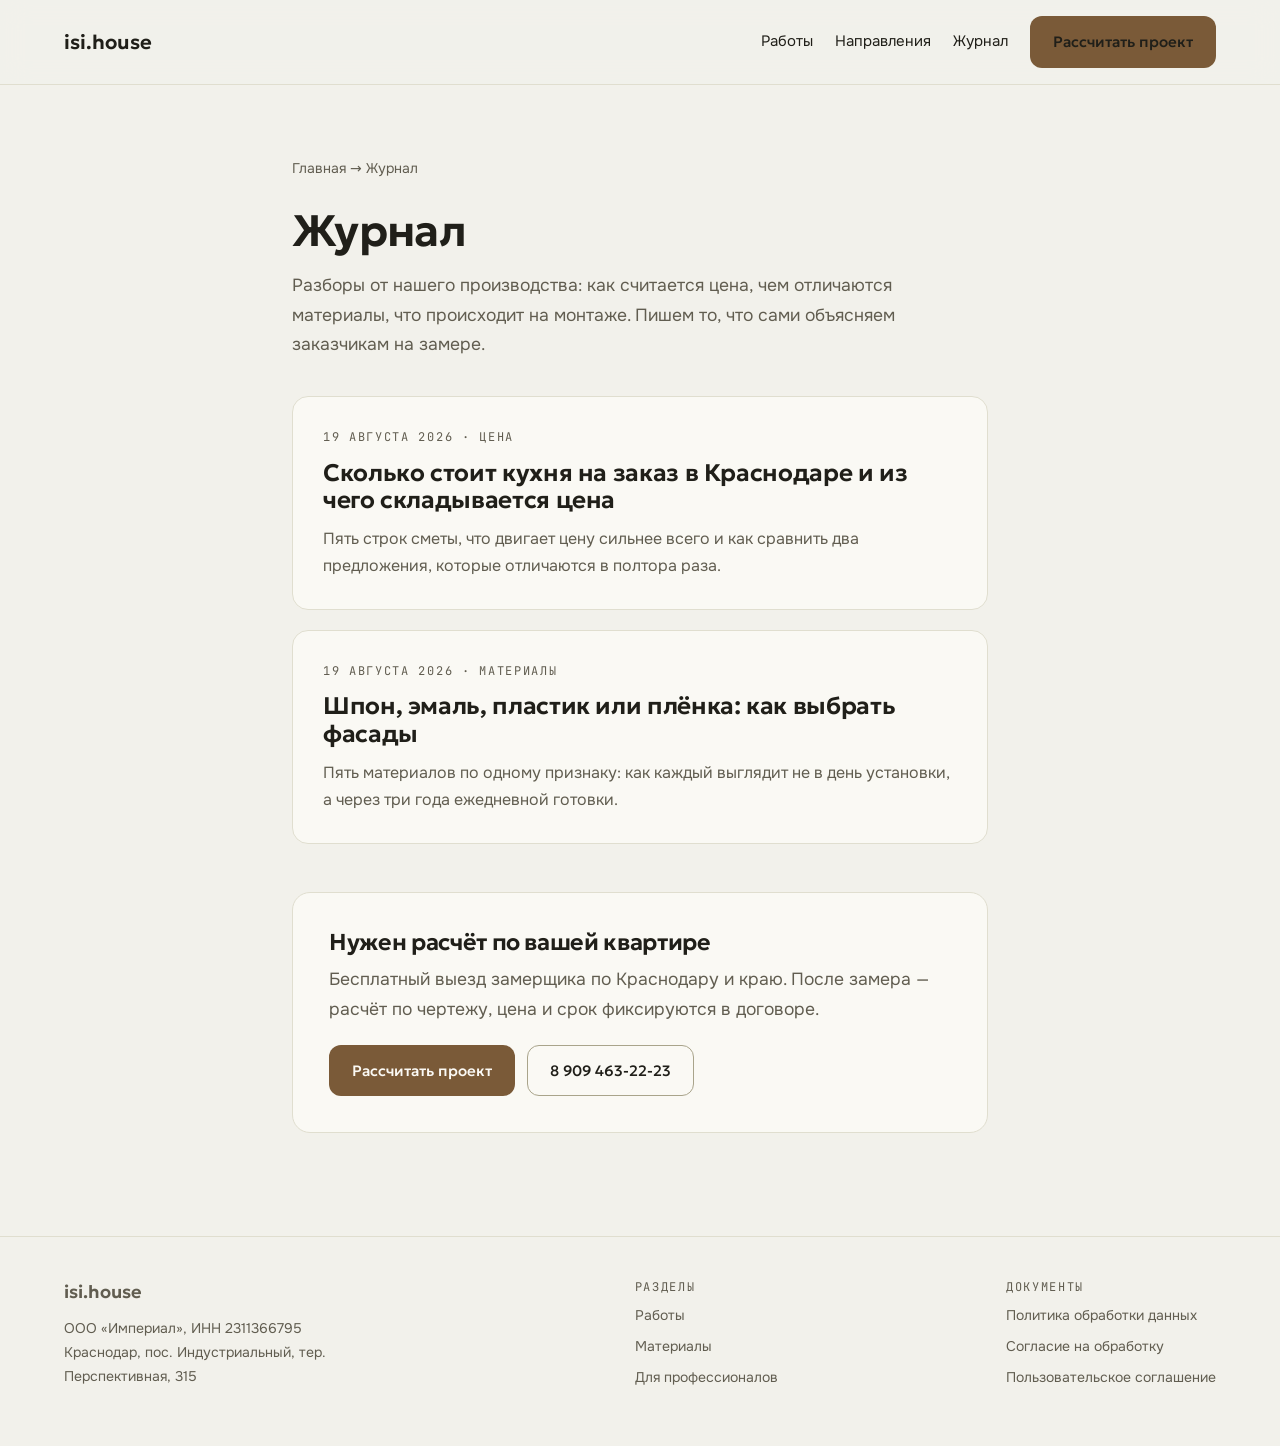
<file: site/journal/index.html>
<!doctype html>
<html lang="ru">
<head>
<meta charset="utf-8">
<meta name="viewport" content="width=device-width, initial-scale=1">
<title>Журнал isi.house — о материалах, ценах и сроках мебели на заказ</title>
<meta name="description" content="Разборы от производства isi.house: из чего складывается цена кухни на заказ, чем отличаются фасады из шпона, эмали и пластика, что входит в монтаж. Честно, с цифрами, без рекламных обещаний.">
<meta name="theme-color" content="#F2F1EB">
<link rel="canonical" href="https://isihouse.ru/journal/">
<meta property="og:type" content="website">
<meta property="og:title" content="Журнал isi.house — о материалах, ценах и сроках мебели на заказ">
<meta property="og:description" content="Разборы от мебельного производства в Краснодаре: цена, материалы, сроки, монтаж.">
<meta property="og:url" content="https://isihouse.ru/journal/">
<meta property="og:image" content="https://isihouse.ru/assets/og.jpg">
<meta property="og:locale" content="ru_RU">
<link rel="icon" href="data:image/svg+xml,%3Csvg xmlns='http://www.w3.org/2000/svg' viewBox='0 0 32 32'%3E%3Crect width='32' height='32' rx='7' fill='%23201F19'/%3E%3Cpath d='M10 22V10h3v12h-3zm6.5 0V10h3v9h5v3h-8z' fill='%23F2F1EB'/%3E%3C/svg%3E">
<link rel="stylesheet" href="_style.css">
</head>
<body>
<a class="skip" href="#main">К содержанию</a>

<header class="site">
  <div class="in">
    <a class="logo" href="../index.html">isi.house</a>
    <nav>
      <a href="../index.html#works" class="hide-s">Работы</a>
      <a href="../index.html#services" class="hide-s">Направления</a>
      <a href="index.html">Журнал</a>
      <a class="btn" href="../index.html#lead">Рассчитать проект</a>
    </nav>
  </div>
</header>

<main id="main" tabindex="-1">
<div class="wrap">
  <p class="crumbs"><a href="../index.html">Главная</a> → Журнал</p>
  <h1 style="font-size:clamp(28px,4.6vw,44px)">Журнал</h1>
  <p style="color:var(--text-2);margin-top:14px;max-width:52ch">Разборы от нашего производства: как считается цена, чем отличаются материалы, что происходит на монтаже. Пишем то, что сами объясняем заказчикам на замере.</p>

  <div class="list">
    <a class="card" href="skolko-stoit-kuhnya-na-zakaz.html">
      <span class="mono">19 августа 2026 · цена</span>
      <h2>Сколько стоит кухня на заказ в Краснодаре и из чего складывается цена</h2>
      <p>Пять строк сметы, что двигает цену сильнее всего и как сравнить два предложения, которые отличаются в полтора раза.</p>
    </a>
    <a class="card" href="fasady-shpon-emal-plastik.html">
      <span class="mono">19 августа 2026 · материалы</span>
      <h2>Шпон, эмаль, пластик или плёнка: как выбрать фасады</h2>
      <p>Пять материалов по одному признаку: как каждый выглядит не в день установки, а через три года ежедневной готовки.</p>
    </a>
  </div>

  <div class="cta-box">
    <h2>Нужен расчёт по вашей квартире</h2>
    <p>Бесплатный выезд замерщика по Краснодару и краю. После замера — расчёт по чертежу, цена и срок фиксируются в договоре.</p>
    <div class="cta-row">
      <a class="btn" href="../index.html#lead">Рассчитать проект</a>
      <a class="btn btn-s" href="tel:+79094632223">8 909 463-22-23</a>
    </div>
  </div>
</div>
</main>

<footer class="site">
  <div class="in">
    <div>
      <a class="logo" href="../index.html" style="font-size:18px">isi.house</a>
      <p style="margin-top:10px;max-width:38ch">ООО «Империал», ИНН 2311366795<br>Краснодар, пос. Индустриальный, тер. Перспективная, 315</p>
    </div>
    <nav>
      <span class="mono">Разделы</span>
      <a href="../index.html#works">Работы</a>
      <a href="../index.html#materials">Материалы</a>
      <a href="../index.html#pro">Для профессионалов</a>
    </nav>
    <nav>
      <span class="mono">Документы</span>
      <a href="../privacy.html">Политика обработки данных</a>
      <a href="../personal-data.html">Согласие на обработку</a>
      <a href="../agreement.html">Пользовательское соглашение</a>
    </nav>
  </div>
</footer>

<script type="application/ld+json">
{
  "@context":"https://schema.org",
  "@type":"Blog",
  "name":"Журнал isi.house",
  "url":"https://isihouse.ru/journal/",
  "inLanguage":"ru-RU",
  "publisher":{"@type":"Organization","name":"isi.house","legalName":"ООО «Империал»"},
  "blogPost":[
    {"@type":"BlogPosting","headline":"Сколько стоит кухня на заказ в Краснодаре и из чего складывается цена","url":"https://isihouse.ru/journal/skolko-stoit-kuhnya-na-zakaz.html","datePublished":"2026-08-19"},
    {"@type":"BlogPosting","headline":"Шпон, эмаль, пластик или плёнка: как выбрать фасады","url":"https://isihouse.ru/journal/fasady-shpon-emal-plastik.html","datePublished":"2026-08-19"}
  ]
}
</script>
</body>
</html>
</file>
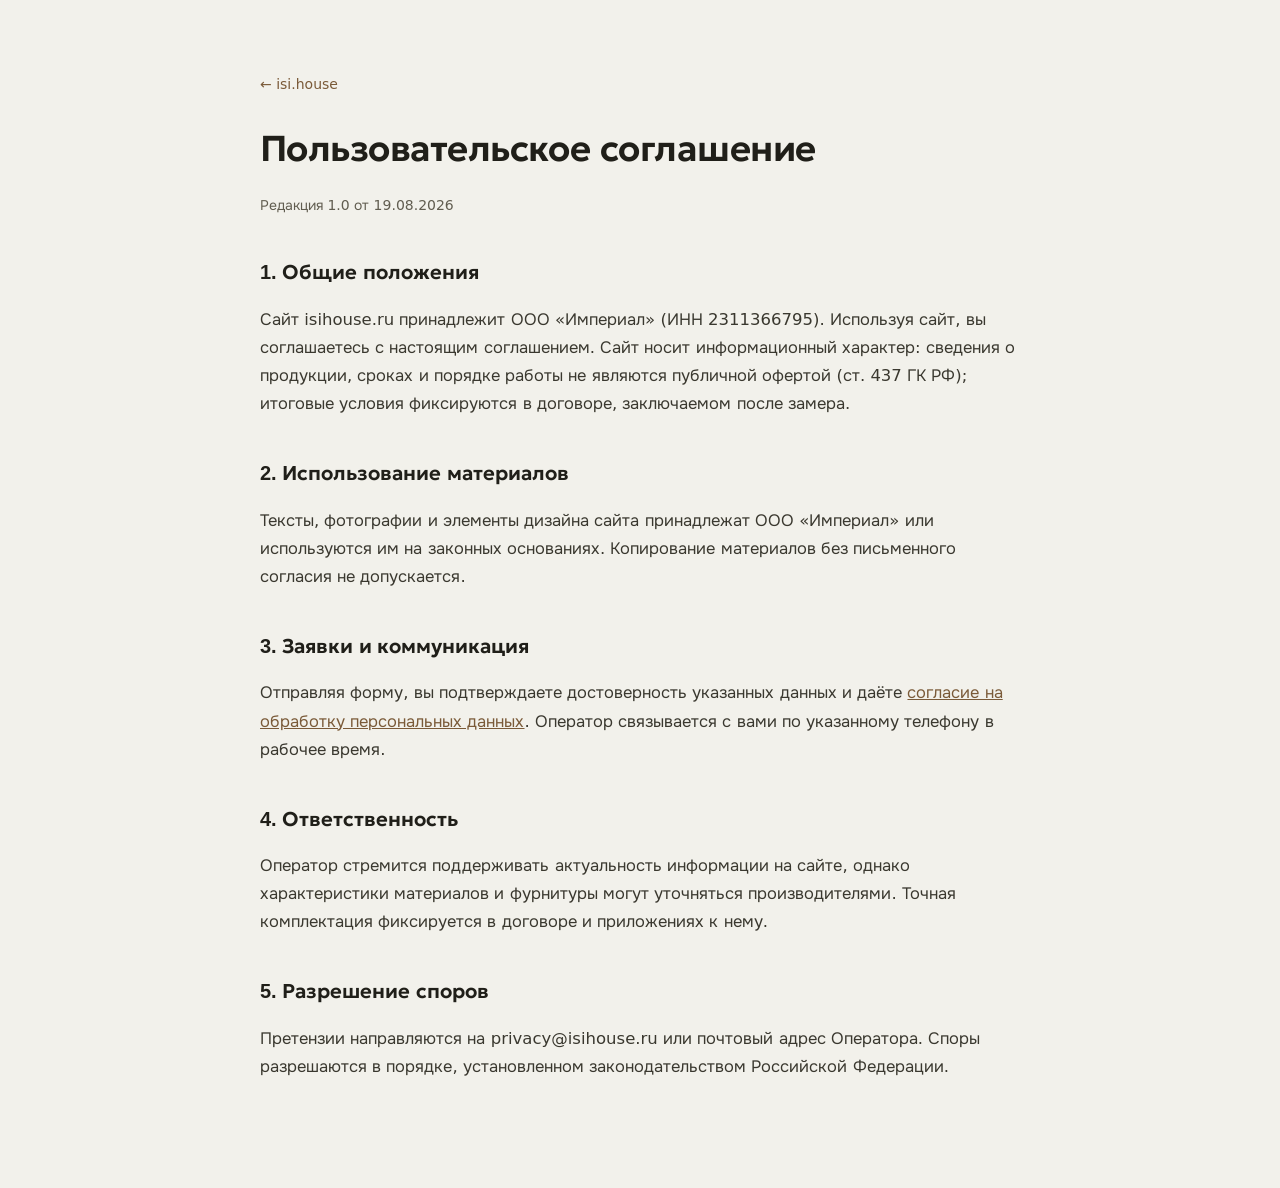
<file: site/agreement.html>
<!doctype html>
<html lang="ru">
<head>
<meta charset="utf-8">
<meta name="viewport" content="width=device-width, initial-scale=1">
<title>Пользовательское соглашение | isi.house</title>
<meta name="description" content="Пользовательское соглашение сайта isihouse.ru (ООО «Империал»).">
<meta name="robots" content="noindex, follow">
<link rel="canonical" href="https://isihouse.ru/agreement.html">
<style>
@font-face{font-family:'Geologica';font-style:normal;font-weight:600;font-display:swap;src:url('assets/fonts/geologica-cyrillic-600-normal.woff2') format('woff2');unicode-range:U+0400-045F}
@font-face{font-family:'Onest';font-style:normal;font-weight:400;font-display:swap;src:url('assets/fonts/onest-cyrillic-400-normal.woff2') format('woff2');unicode-range:U+0400-045F}
body{background:#F2F1EB;color:#201F19;font-family:'Onest',system-ui,sans-serif;font-size:16.5px;line-height:1.7;margin:0}
main{max-width:760px;margin:0 auto;padding:70px 20px 90px}
h1{font-family:'Geologica',sans-serif;font-size:clamp(26px,4vw,36px);line-height:1.15;letter-spacing:-.015em}
h2{font-family:'Geologica',sans-serif;font-size:20px;margin-top:38px}
p,li{color:#3A382F}
a{color:#7A5A38}
.top{margin-bottom:30px}
.top a{text-decoration:none;font-size:14px}
.muted{color:#615D50;font-size:14px}
</style>
</head>
<body>
<main>
<div class="top"><a href="index.html">← isi.house</a></div>
<h1>Пользовательское соглашение</h1>
<p class="muted">Редакция 1.0 от 19.08.2026</p>

<h2>1. Общие положения</h2>
<p>Сайт isihouse.ru принадлежит ООО «Империал» (ИНН 2311366795). Используя сайт, вы соглашаетесь с настоящим соглашением. Сайт носит информационный характер: сведения о продукции, сроках и порядке работы не являются публичной офертой (ст. 437 ГК РФ); итоговые условия фиксируются в договоре, заключаемом после замера.</p>

<h2>2. Использование материалов</h2>
<p>Тексты, фотографии и элементы дизайна сайта принадлежат ООО «Империал» или используются им на законных основаниях. Копирование материалов без письменного согласия не допускается.</p>

<h2>3. Заявки и коммуникация</h2>
<p>Отправляя форму, вы подтверждаете достоверность указанных данных и даёте <a href="personal-data.html">согласие на обработку персональных данных</a>. Оператор связывается с вами по указанному телефону в рабочее время.</p>

<h2>4. Ответственность</h2>
<p>Оператор стремится поддерживать актуальность информации на сайте, однако характеристики материалов и фурнитуры могут уточняться производителями. Точная комплектация фиксируется в договоре и приложениях к нему.</p>

<h2>5. Разрешение споров</h2>
<p>Претензии направляются на privacy@isihouse.ru или почтовый адрес Оператора. Споры разрешаются в порядке, установленном законодательством Российской Федерации.</p>
</main>
</body>
</html>
</file>
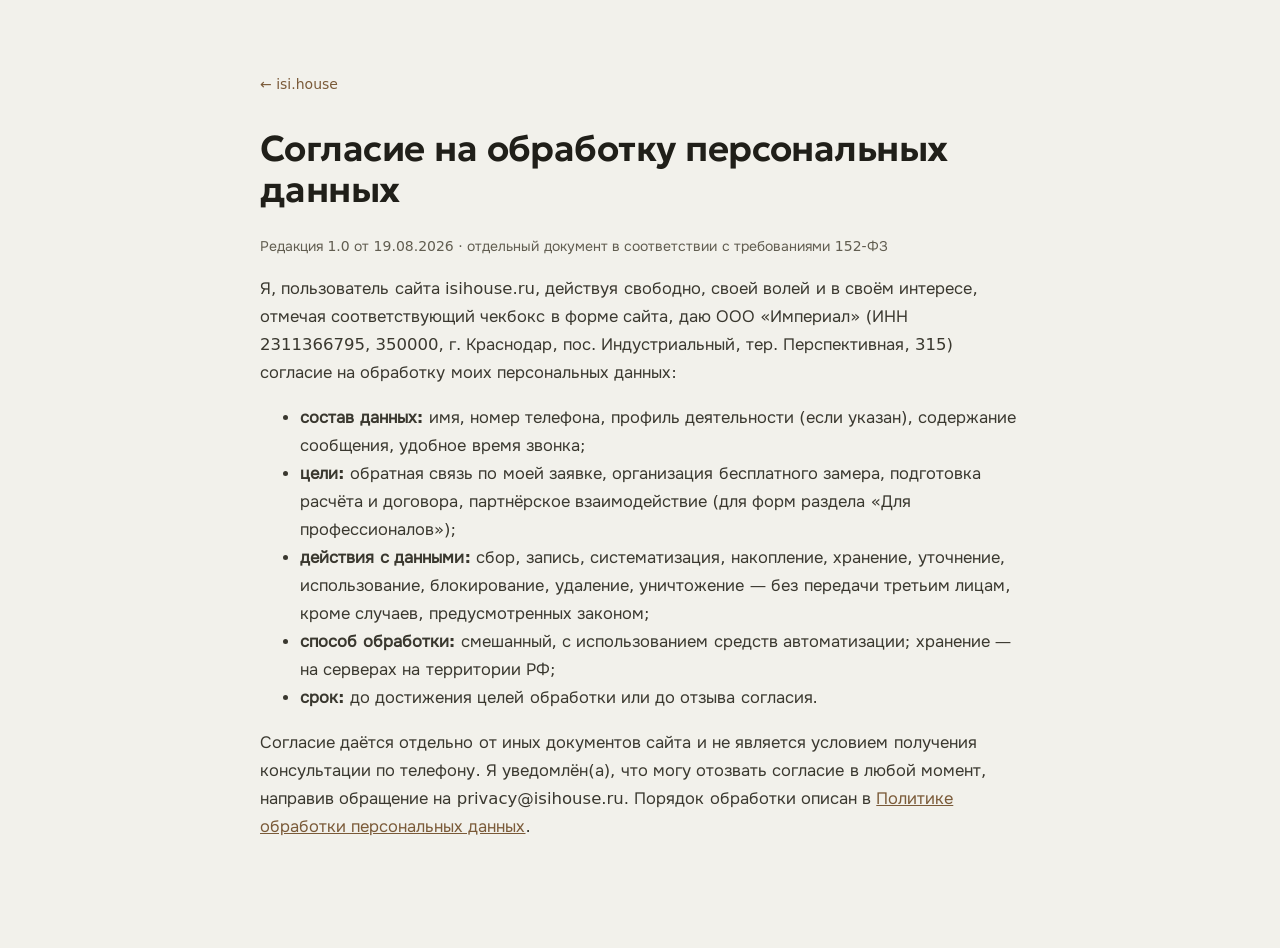
<file: site/personal-data.html>
<!doctype html>
<html lang="ru">
<head>
<meta charset="utf-8">
<meta name="viewport" content="width=device-width, initial-scale=1">
<title>Согласие на обработку персональных данных | isi.house</title>
<meta name="description" content="Текст согласия на обработку персональных данных пользователей сайта isihouse.ru (ООО «Империал»).">
<meta name="robots" content="noindex, follow">
<link rel="canonical" href="https://isihouse.ru/personal-data.html">
<style>
@font-face{font-family:'Geologica';font-style:normal;font-weight:600;font-display:swap;src:url('assets/fonts/geologica-cyrillic-600-normal.woff2') format('woff2');unicode-range:U+0400-045F}
@font-face{font-family:'Onest';font-style:normal;font-weight:400;font-display:swap;src:url('assets/fonts/onest-cyrillic-400-normal.woff2') format('woff2');unicode-range:U+0400-045F}
body{background:#F2F1EB;color:#201F19;font-family:'Onest',system-ui,sans-serif;font-size:16.5px;line-height:1.7;margin:0}
main{max-width:760px;margin:0 auto;padding:70px 20px 90px}
h1{font-family:'Geologica',sans-serif;font-size:clamp(26px,4vw,36px);line-height:1.15;letter-spacing:-.015em}
p,li{color:#3A382F}
a{color:#7A5A38}
.top{margin-bottom:30px}
.top a{text-decoration:none;font-size:14px}
.muted{color:#615D50;font-size:14px}
</style>
</head>
<body>
<main>
<div class="top"><a href="index.html">← isi.house</a></div>
<h1>Согласие на обработку персональных данных</h1>
<p class="muted">Редакция 1.0 от 19.08.2026 · отдельный документ в соответствии с требованиями 152-ФЗ</p>

<p>Я, пользователь сайта isihouse.ru, действуя свободно, своей волей и в своём интересе, отмечая соответствующий чекбокс в форме сайта, даю ООО «Империал» (ИНН 2311366795, 350000, г. Краснодар, пос. Индустриальный, тер. Перспективная, 315) согласие на обработку моих персональных данных:</p>
<ul>
<li><b>состав данных:</b> имя, номер телефона, профиль деятельности (если указан), содержание сообщения, удобное время звонка;</li>
<li><b>цели:</b> обратная связь по моей заявке, организация бесплатного замера, подготовка расчёта и договора, партнёрское взаимодействие (для форм раздела «Для профессионалов»);</li>
<li><b>действия с данными:</b> сбор, запись, систематизация, накопление, хранение, уточнение, использование, блокирование, удаление, уничтожение — без передачи третьим лицам, кроме случаев, предусмотренных законом;</li>
<li><b>способ обработки:</b> смешанный, с использованием средств автоматизации; хранение — на серверах на территории РФ;</li>
<li><b>срок:</b> до достижения целей обработки или до отзыва согласия.</li>
</ul>
<p>Согласие даётся отдельно от иных документов сайта и не является условием получения консультации по телефону. Я уведомлён(а), что могу отозвать согласие в любой момент, направив обращение на privacy@isihouse.ru. Порядок обработки описан в <a href="privacy.html">Политике обработки персональных данных</a>.</p>
</main>
</body>
</html>
</file>
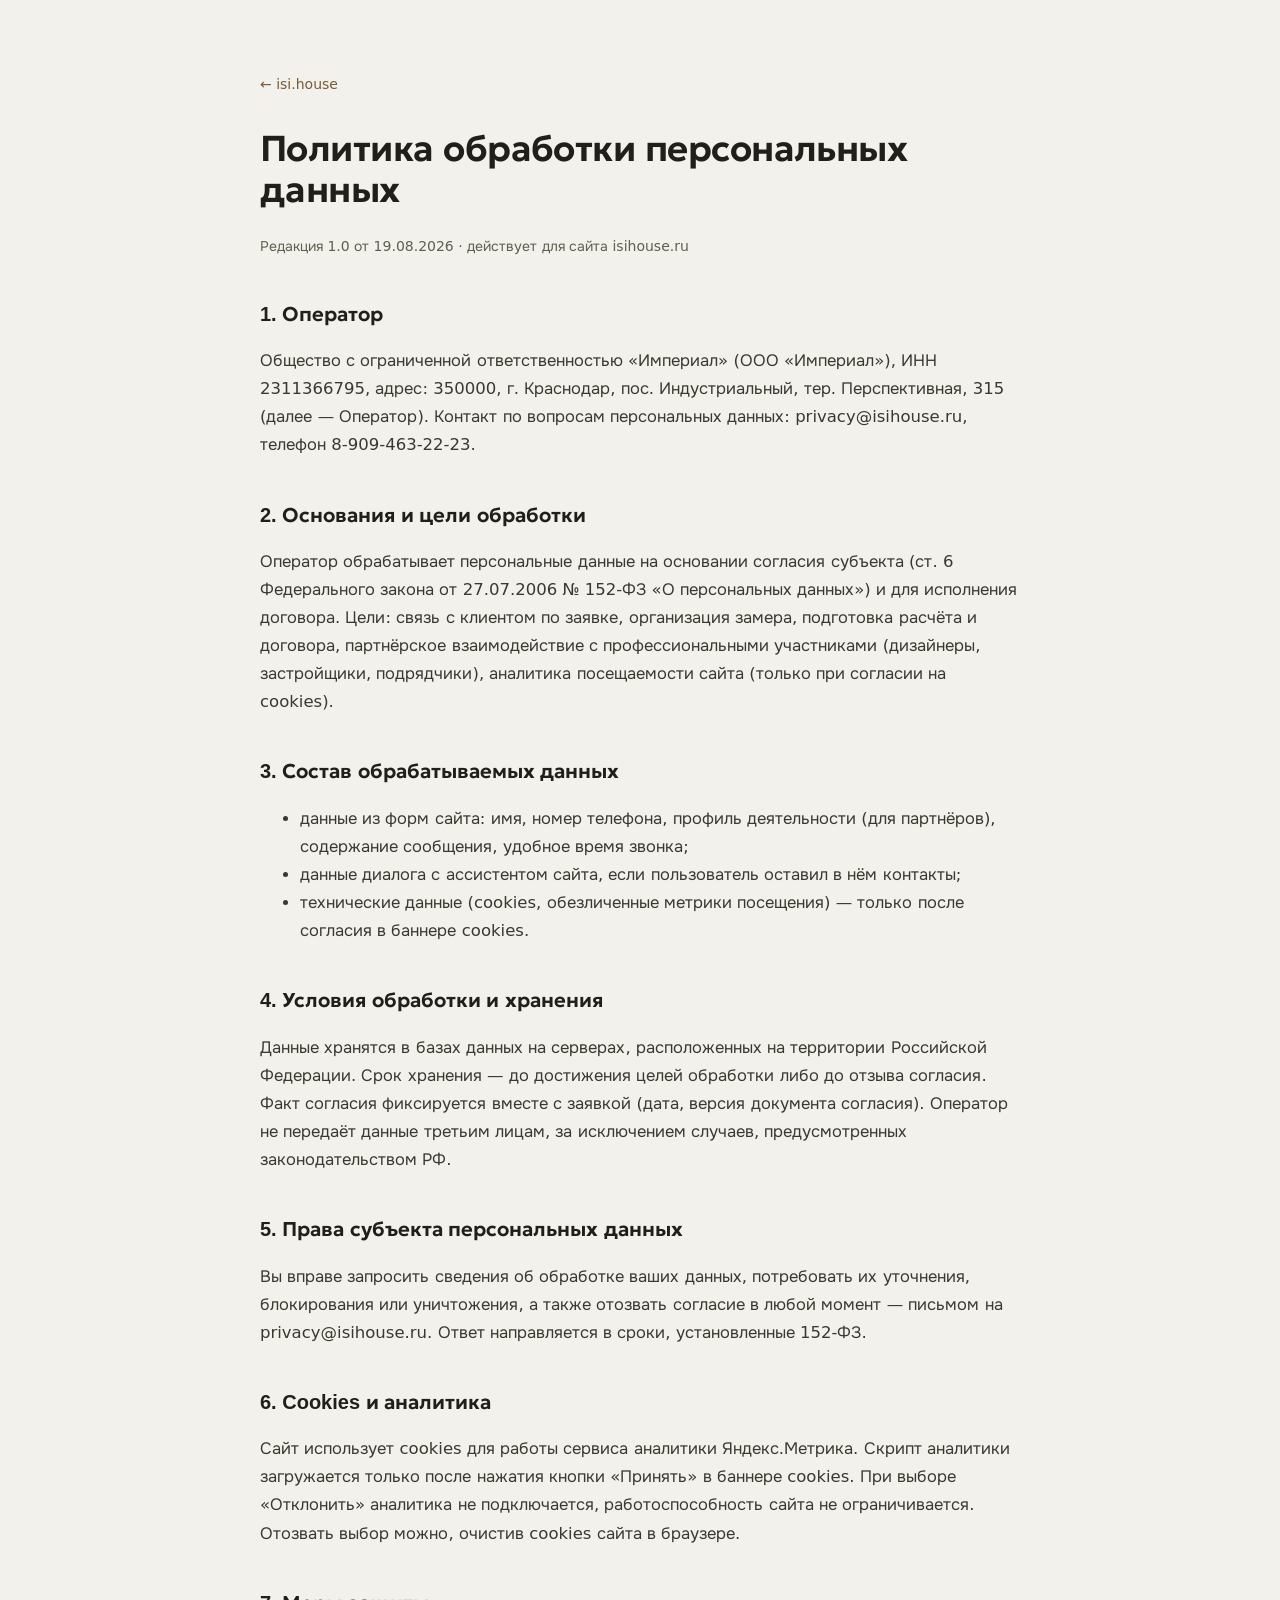
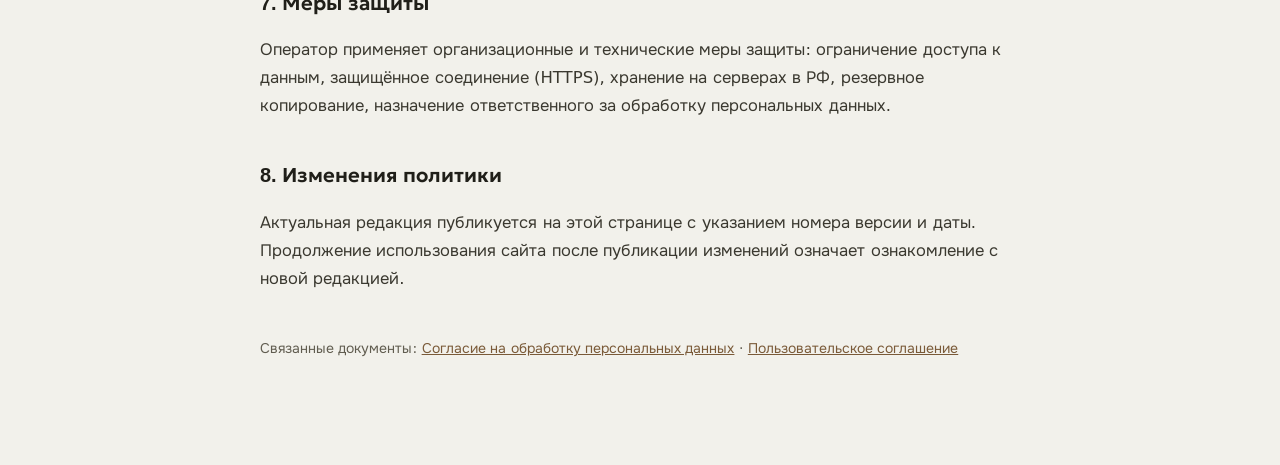
<file: site/privacy.html>
<!doctype html>
<html lang="ru">
<head>
<meta charset="utf-8">
<meta name="viewport" content="width=device-width, initial-scale=1">
<title>Политика обработки персональных данных | isi.house</title>
<meta name="description" content="Политика ООО «Империал» в отношении обработки персональных данных пользователей сайта isihouse.ru.">
<meta name="robots" content="noindex, follow">
<link rel="canonical" href="https://isihouse.ru/privacy.html">
<style>
@font-face{font-family:'Geologica';font-style:normal;font-weight:600;font-display:swap;src:url('assets/fonts/geologica-cyrillic-600-normal.woff2') format('woff2');unicode-range:U+0400-045F}
@font-face{font-family:'Onest';font-style:normal;font-weight:400;font-display:swap;src:url('assets/fonts/onest-cyrillic-400-normal.woff2') format('woff2');unicode-range:U+0400-045F}
body{background:#F2F1EB;color:#201F19;font-family:'Onest',system-ui,sans-serif;font-size:16.5px;line-height:1.7;margin:0}
main{max-width:760px;margin:0 auto;padding:70px 20px 90px}
h1{font-family:'Geologica',sans-serif;font-size:clamp(26px,4vw,36px);line-height:1.15;letter-spacing:-.015em}
h2{font-family:'Geologica',sans-serif;font-size:20px;margin-top:38px}
p,li{color:#3A382F}
a{color:#7A5A38}
.top{margin-bottom:30px}
.top a{text-decoration:none;font-size:14px}
.muted{color:#615D50;font-size:14px}
</style>
</head>
<body>
<main>
<div class="top"><a href="index.html">← isi.house</a></div>
<h1>Политика обработки персональных данных</h1>
<p class="muted">Редакция 1.0 от 19.08.2026 · действует для сайта isihouse.ru</p>

<h2>1. Оператор</h2>
<p>Общество с ограниченной ответственностью «Империал» (ООО «Империал»), ИНН 2311366795, адрес: 350000, г. Краснодар, пос. Индустриальный, тер. Перспективная, 315 (далее — Оператор). Контакт по вопросам персональных данных: privacy@isihouse.ru, телефон 8-909-463-22-23.</p>

<h2>2. Основания и цели обработки</h2>
<p>Оператор обрабатывает персональные данные на основании согласия субъекта (ст. 6 Федерального закона от 27.07.2006 № 152-ФЗ «О персональных данных») и для исполнения договора. Цели: связь с клиентом по заявке, организация замера, подготовка расчёта и договора, партнёрское взаимодействие с профессиональными участниками (дизайнеры, застройщики, подрядчики), аналитика посещаемости сайта (только при согласии на cookies).</p>

<h2>3. Состав обрабатываемых данных</h2>
<ul>
<li>данные из форм сайта: имя, номер телефона, профиль деятельности (для партнёров), содержание сообщения, удобное время звонка;</li>
<li>данные диалога с ассистентом сайта, если пользователь оставил в нём контакты;</li>
<li>технические данные (cookies, обезличенные метрики посещения) — только после согласия в баннере cookies.</li>
</ul>

<h2>4. Условия обработки и хранения</h2>
<p>Данные хранятся в базах данных на серверах, расположенных на территории Российской Федерации. Срок хранения — до достижения целей обработки либо до отзыва согласия. Факт согласия фиксируется вместе с заявкой (дата, версия документа согласия). Оператор не передаёт данные третьим лицам, за исключением случаев, предусмотренных законодательством РФ.</p>

<h2>5. Права субъекта персональных данных</h2>
<p>Вы вправе запросить сведения об обработке ваших данных, потребовать их уточнения, блокирования или уничтожения, а также отозвать согласие в любой момент — письмом на privacy@isihouse.ru. Ответ направляется в сроки, установленные 152-ФЗ.</p>

<h2 id="cookies">6. Cookies и аналитика</h2>
<p>Сайт использует cookies для работы сервиса аналитики Яндекс.Метрика. Скрипт аналитики загружается только после нажатия кнопки «Принять» в баннере cookies. При выборе «Отклонить» аналитика не подключается, работоспособность сайта не ограничивается. Отозвать выбор можно, очистив cookies сайта в браузере.</p>

<h2>7. Меры защиты</h2>
<p>Оператор применяет организационные и технические меры защиты: ограничение доступа к данным, защищённое соединение (HTTPS), хранение на серверах в РФ, резервное копирование, назначение ответственного за обработку персональных данных.</p>

<h2>8. Изменения политики</h2>
<p>Актуальная редакция публикуется на этой странице с указанием номера версии и даты. Продолжение использования сайта после публикации изменений означает ознакомление с новой редакцией.</p>

<p class="muted" style="margin-top:44px">Связанные документы: <a href="personal-data.html">Согласие на обработку персональных данных</a> · <a href="agreement.html">Пользовательское соглашение</a></p>
</main>
</body>
</html>
</file>
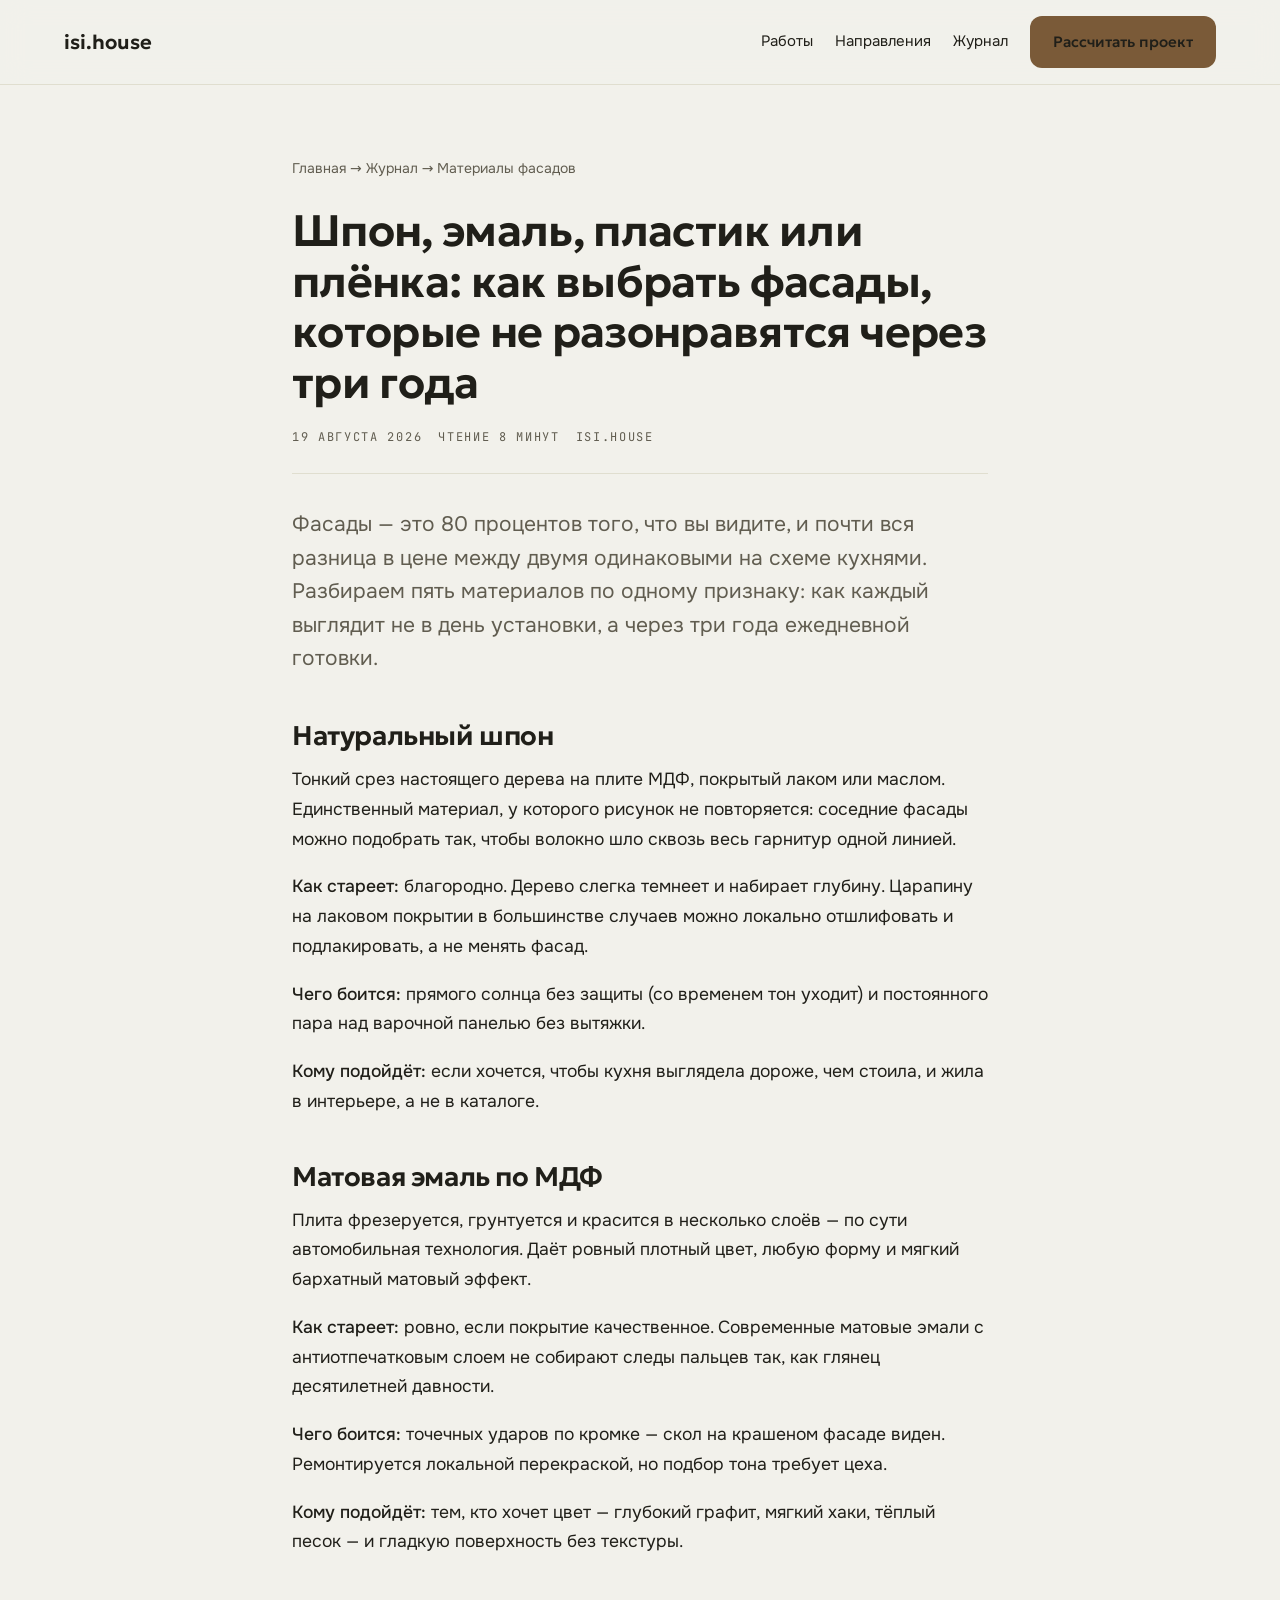
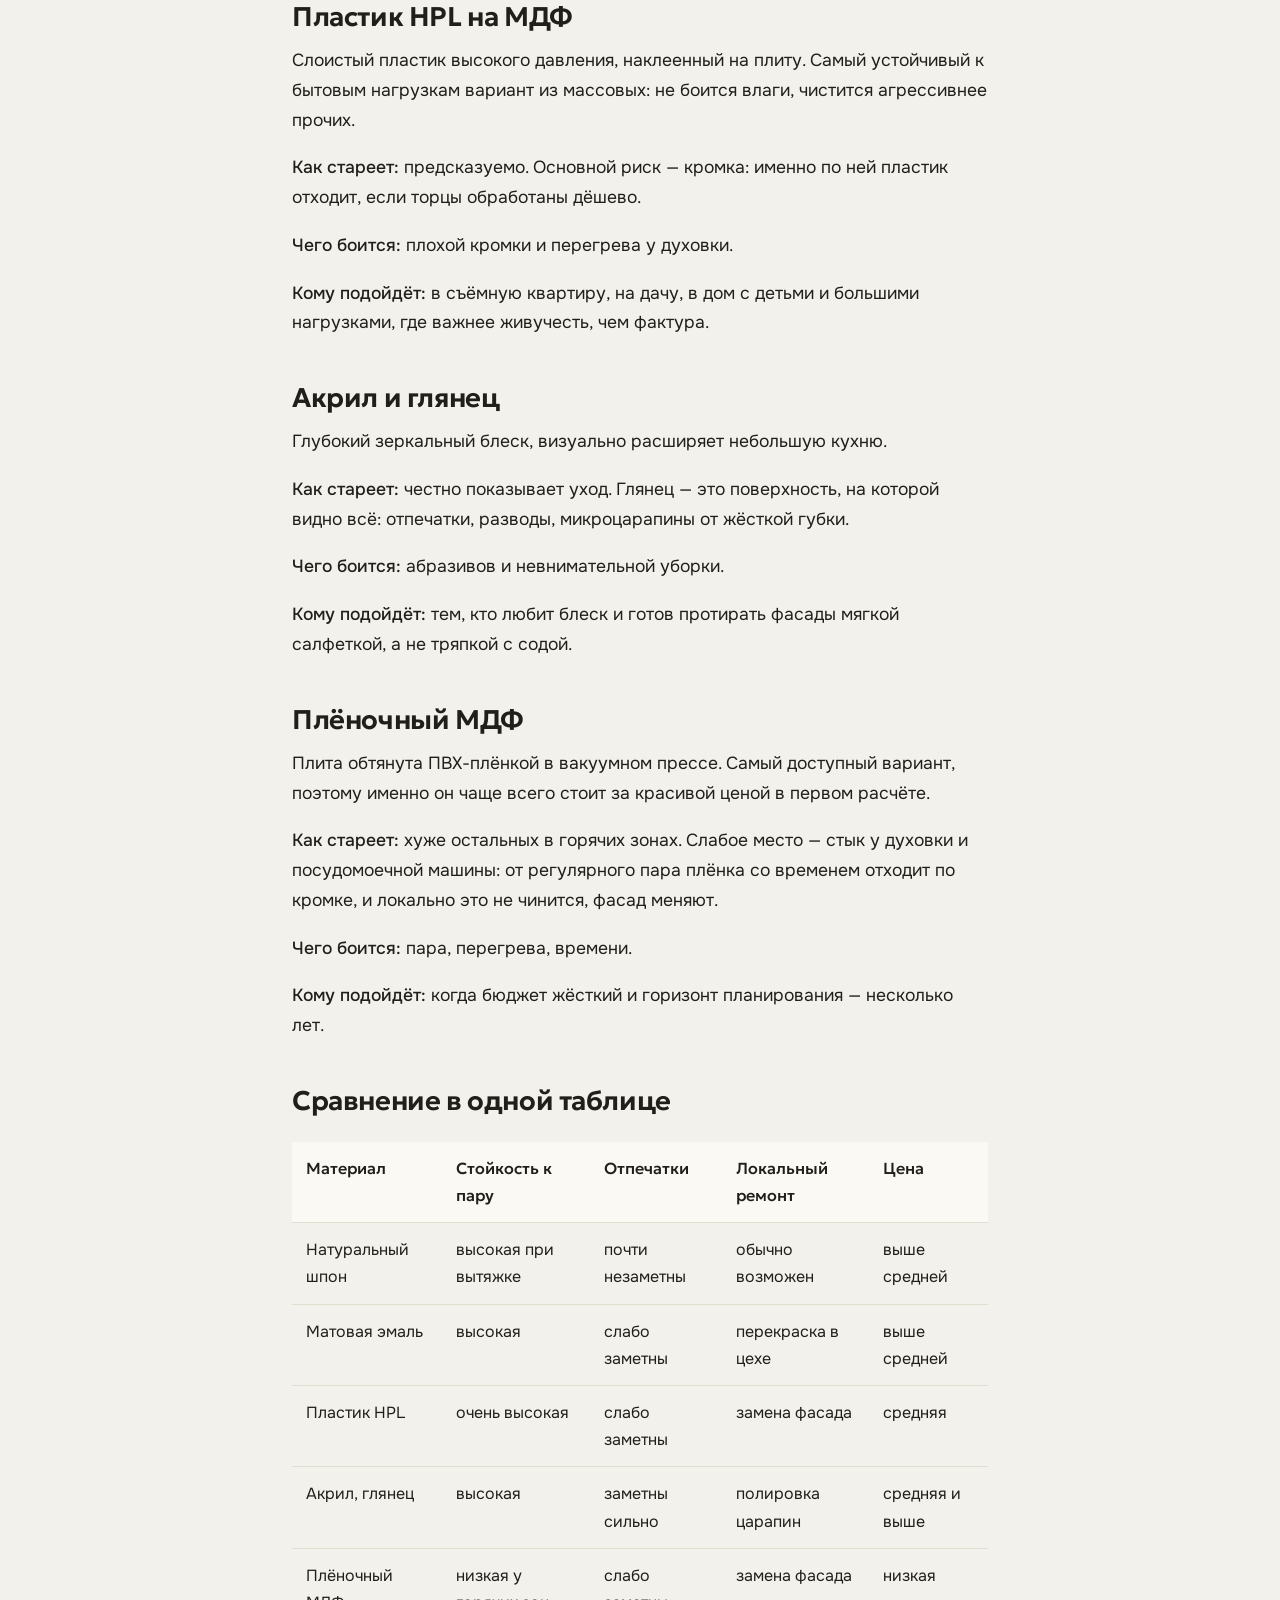
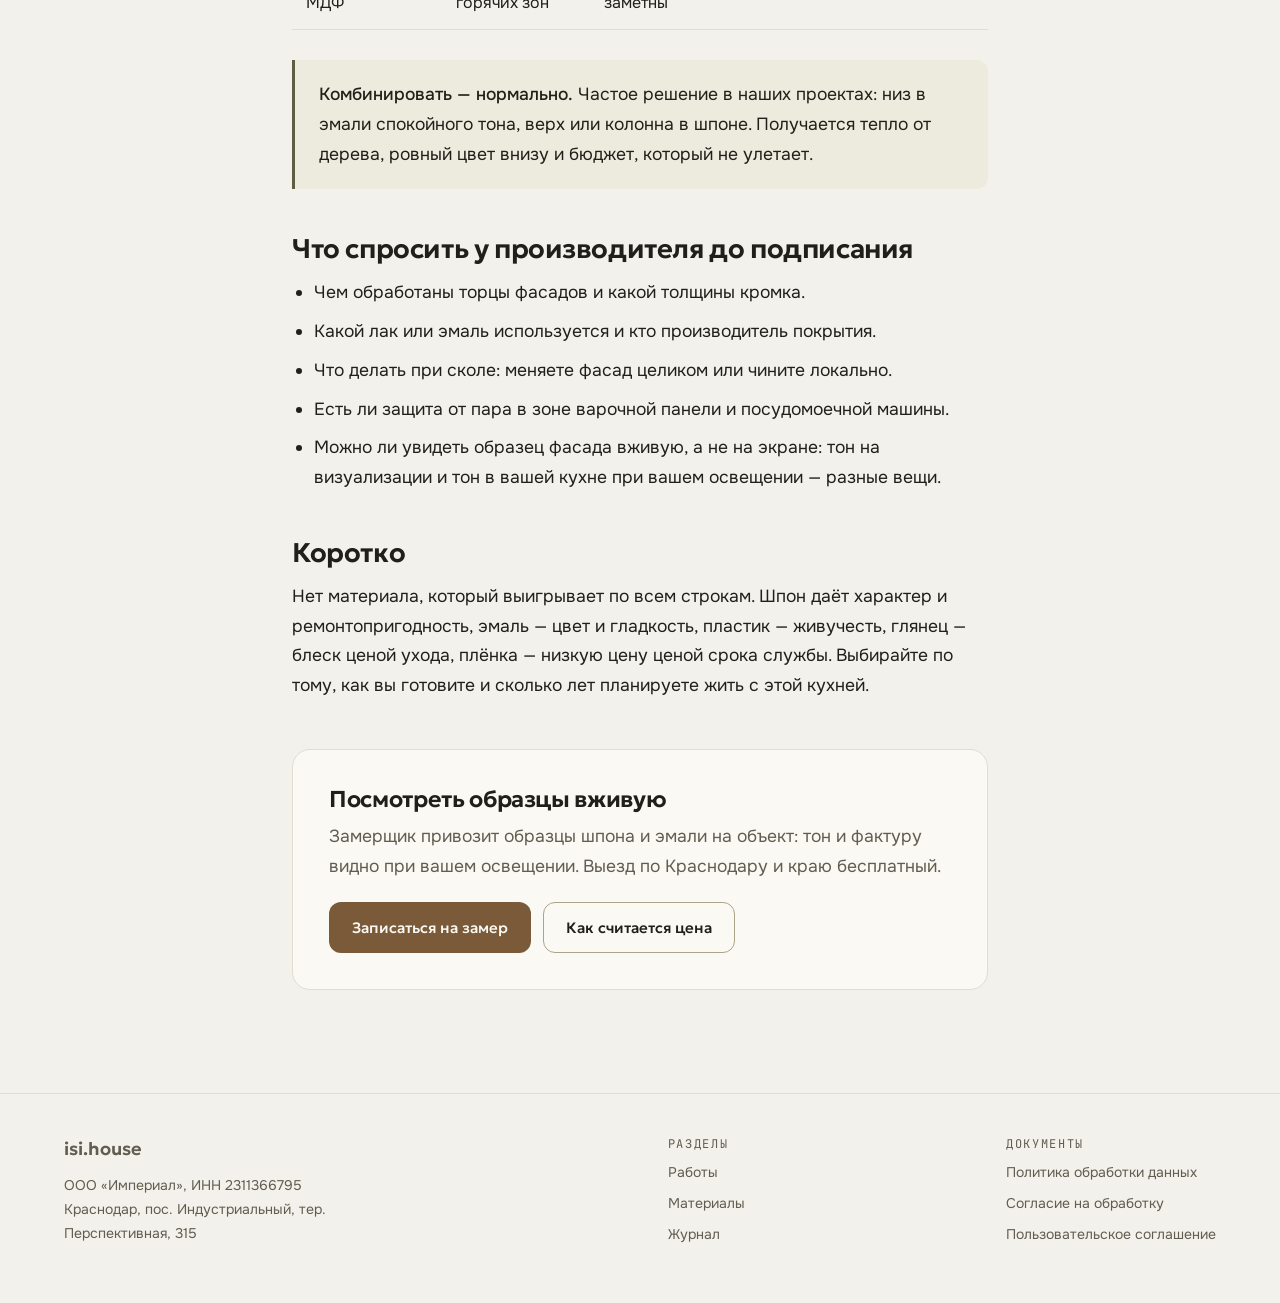
<file: site/journal/fasady-shpon-emal-plastik.html>
<!doctype html>
<html lang="ru">
<head>
<meta charset="utf-8">
<meta name="viewport" content="width=device-width, initial-scale=1">
<title>Шпон, эмаль, пластик или плёнка: как выбрать фасады для кухни | isi.house</title>
<meta name="description" content="Сравниваем материалы фасадов кухни: натуральный шпон, матовая эмаль, пластик HPL, акрил и плёночный МДФ. Что выдерживает пар и солнце, что выгорает и отклеивается, что можно отремонтировать локально, а что придётся менять целиком.">
<meta name="theme-color" content="#F2F1EB">
<link rel="canonical" href="https://isihouse.ru/journal/fasady-shpon-emal-plastik.html">
<meta property="og:type" content="article">
<meta property="og:title" content="Шпон, эмаль, пластик или плёнка: как выбрать фасады для кухни">
<meta property="og:description" content="Честное сравнение материалов фасадов: стойкость к пару и солнцу, отпечатки, ремонтопригодность и как каждый материал стареет.">
<meta property="og:url" content="https://isihouse.ru/journal/fasady-shpon-emal-plastik.html">
<meta property="og:image" content="https://isihouse.ru/assets/og.jpg">
<meta property="og:locale" content="ru_RU">
<link rel="icon" href="data:image/svg+xml,%3Csvg xmlns='http://www.w3.org/2000/svg' viewBox='0 0 32 32'%3E%3Crect width='32' height='32' rx='7' fill='%23201F19'/%3E%3Cpath d='M10 22V10h3v12h-3zm6.5 0V10h3v9h5v3h-8z' fill='%23F2F1EB'/%3E%3C/svg%3E">
<link rel="stylesheet" href="_style.css">
</head>
<body>
<a class="skip" href="#main">К содержанию</a>

<header class="site">
  <div class="in">
    <a class="logo" href="../index.html">isi.house</a>
    <nav>
      <a href="../index.html#works" class="hide-s">Работы</a>
      <a href="../index.html#services" class="hide-s">Направления</a>
      <a href="index.html">Журнал</a>
      <a class="btn" href="../index.html#lead">Рассчитать проект</a>
    </nav>
  </div>
</header>

<main id="main" tabindex="-1">
<div class="wrap">
  <p class="crumbs"><a href="../index.html">Главная</a> → <a href="index.html">Журнал</a> → Материалы фасадов</p>

  <article>
    <h1>Шпон, эмаль, пластик или плёнка: как выбрать фасады, которые не разонравятся через три года</h1>

    <div class="meta">
      <span class="mono">19 августа 2026</span>
      <span class="mono">чтение 8 минут</span>
      <span class="mono">isi.house</span>
    </div>

    <p class="lede">Фасады — это 80 процентов того, что вы видите, и почти вся разница в цене между двумя одинаковыми на схеме кухнями. Разбираем пять материалов по одному признаку: как каждый выглядит не в день установки, а через три года ежедневной готовки.</p>

    <h2>Натуральный шпон</h2>
    <p>Тонкий срез настоящего дерева на плите МДФ, покрытый лаком или маслом. Единственный материал, у которого рисунок не повторяется: соседние фасады можно подобрать так, чтобы волокно шло сквозь весь гарнитур одной линией.</p>
    <p><b>Как стареет:</b> благородно. Дерево слегка темнеет и набирает глубину. Царапину на лаковом покрытии в большинстве случаев можно локально отшлифовать и подлакировать, а не менять фасад.</p>
    <p><b>Чего боится:</b> прямого солнца без защиты (со временем тон уходит) и постоянного пара над варочной панелью без вытяжки.</p>
    <p><b>Кому подойдёт:</b> если хочется, чтобы кухня выглядела дороже, чем стоила, и жила в интерьере, а не в каталоге.</p>

    <h2>Матовая эмаль по МДФ</h2>
    <p>Плита фрезеруется, грунтуется и красится в несколько слоёв — по сути автомобильная технология. Даёт ровный плотный цвет, любую форму и мягкий бархатный матовый эффект.</p>
    <p><b>Как стареет:</b> ровно, если покрытие качественное. Современные матовые эмали с антиотпечатковым слоем не собирают следы пальцев так, как глянец десятилетней давности.</p>
    <p><b>Чего боится:</b> точечных ударов по кромке — скол на крашеном фасаде виден. Ремонтируется локальной перекраской, но подбор тона требует цеха.</p>
    <p><b>Кому подойдёт:</b> тем, кто хочет цвет — глубокий графит, мягкий хаки, тёплый песок — и гладкую поверхность без текстуры.</p>

    <h2>Пластик HPL на МДФ</h2>
    <p>Слоистый пластик высокого давления, наклеенный на плиту. Самый устойчивый к бытовым нагрузкам вариант из массовых: не боится влаги, чистится агрессивнее прочих.</p>
    <p><b>Как стареет:</b> предсказуемо. Основной риск — кромка: именно по ней пластик отходит, если торцы обработаны дёшево.</p>
    <p><b>Чего боится:</b> плохой кромки и перегрева у духовки.</p>
    <p><b>Кому подойдёт:</b> в съёмную квартиру, на дачу, в дом с детьми и большими нагрузками, где важнее живучесть, чем фактура.</p>

    <h2>Акрил и глянец</h2>
    <p>Глубокий зеркальный блеск, визуально расширяет небольшую кухню.</p>
    <p><b>Как стареет:</b> честно показывает уход. Глянец — это поверхность, на которой видно всё: отпечатки, разводы, микроцарапины от жёсткой губки.</p>
    <p><b>Чего боится:</b> абразивов и невнимательной уборки.</p>
    <p><b>Кому подойдёт:</b> тем, кто любит блеск и готов протирать фасады мягкой салфеткой, а не тряпкой с содой.</p>

    <h2>Плёночный МДФ</h2>
    <p>Плита обтянута ПВХ-плёнкой в вакуумном прессе. Самый доступный вариант, поэтому именно он чаще всего стоит за красивой ценой в первом расчёте.</p>
    <p><b>Как стареет:</b> хуже остальных в горячих зонах. Слабое место — стык у духовки и посудомоечной машины: от регулярного пара плёнка со временем отходит по кромке, и локально это не чинится, фасад меняют.</p>
    <p><b>Чего боится:</b> пара, перегрева, времени.</p>
    <p><b>Кому подойдёт:</b> когда бюджет жёсткий и горизонт планирования — несколько лет.</p>

    <h2>Сравнение в одной таблице</h2>
    <table class="facts">
      <tr><th>Материал</th><th>Стойкость к пару</th><th>Отпечатки</th><th>Локальный ремонт</th><th>Цена</th></tr>
      <tr><td>Натуральный шпон</td><td>высокая при вытяжке</td><td>почти незаметны</td><td>обычно возможен</td><td>выше средней</td></tr>
      <tr><td>Матовая эмаль</td><td>высокая</td><td>слабо заметны</td><td>перекраска в цехе</td><td>выше средней</td></tr>
      <tr><td>Пластик HPL</td><td>очень высокая</td><td>слабо заметны</td><td>замена фасада</td><td>средняя</td></tr>
      <tr><td>Акрил, глянец</td><td>высокая</td><td>заметны сильно</td><td>полировка царапин</td><td>средняя и выше</td></tr>
      <tr><td>Плёночный МДФ</td><td>низкая у горячих зон</td><td>слабо заметны</td><td>замена фасада</td><td>низкая</td></tr>
    </table>

    <div class="callout">
      <p><b>Комбинировать — нормально.</b> Частое решение в наших проектах: низ в эмали спокойного тона, верх или колонна в шпоне. Получается тепло от дерева, ровный цвет внизу и бюджет, который не улетает.</p>
    </div>

    <h2>Что спросить у производителя до подписания</h2>
    <ul>
      <li>Чем обработаны торцы фасадов и какой толщины кромка.</li>
      <li>Какой лак или эмаль используется и кто производитель покрытия.</li>
      <li>Что делать при сколе: меняете фасад целиком или чините локально.</li>
      <li>Есть ли защита от пара в зоне варочной панели и посудомоечной машины.</li>
      <li>Можно ли увидеть образец фасада вживую, а не на экране: тон на визуализации и тон в вашей кухне при вашем освещении — разные вещи.</li>
    </ul>

    <h2>Коротко</h2>
    <p>Нет материала, который выигрывает по всем строкам. Шпон даёт характер и ремонтопригодность, эмаль — цвет и гладкость, пластик — живучесть, глянец — блеск ценой ухода, плёнка — низкую цену ценой срока службы. Выбирайте по тому, как вы готовите и сколько лет планируете жить с этой кухней.</p>

    <div class="cta-box">
      <h2>Посмотреть образцы вживую</h2>
      <p>Замерщик привозит образцы шпона и эмали на объект: тон и фактуру видно при вашем освещении. Выезд по Краснодару и краю бесплатный.</p>
      <div class="cta-row">
        <a class="btn" href="../index.html#lead">Записаться на замер</a>
        <a class="btn btn-s" href="skolko-stoit-kuhnya-na-zakaz.html">Как считается цена</a>
      </div>
    </div>
  </article>
</div>
</main>

<footer class="site">
  <div class="in">
    <div>
      <a class="logo" href="../index.html" style="font-size:18px">isi.house</a>
      <p style="margin-top:10px;max-width:38ch">ООО «Империал», ИНН 2311366795<br>Краснодар, пос. Индустриальный, тер. Перспективная, 315</p>
    </div>
    <nav>
      <span class="mono">Разделы</span>
      <a href="../index.html#works">Работы</a>
      <a href="../index.html#materials">Материалы</a>
      <a href="index.html">Журнал</a>
    </nav>
    <nav>
      <span class="mono">Документы</span>
      <a href="../privacy.html">Политика обработки данных</a>
      <a href="../personal-data.html">Согласие на обработку</a>
      <a href="../agreement.html">Пользовательское соглашение</a>
    </nav>
  </div>
</footer>

<script type="application/ld+json">
{
  "@context":"https://schema.org",
  "@type":"Article",
  "headline":"Шпон, эмаль, пластик или плёнка: как выбрать фасады для кухни",
  "description":"Сравнение материалов фасадов кухни по стойкости к пару, отпечаткам, ремонтопригодности и цене: натуральный шпон, матовая эмаль, пластик HPL, акрил, плёночный МДФ.",
  "datePublished":"2026-08-19",
  "dateModified":"2026-08-19",
  "inLanguage":"ru-RU",
  "mainEntityOfPage":{"@type":"WebPage","@id":"https://isihouse.ru/journal/fasady-shpon-emal-plastik.html"},
  "image":"https://isihouse.ru/assets/og.jpg",
  "author":{"@type":"Organization","name":"isi.house"},
  "publisher":{"@type":"Organization","name":"isi.house","legalName":"ООО «Империал»"},
  "about":["фасады кухни","шпон","эмаль","пластик HPL","мебель на заказ Краснодар"]
}
</script>
<script type="application/ld+json">
{
  "@context":"https://schema.org",
  "@type":"BreadcrumbList",
  "itemListElement":[
    {"@type":"ListItem","position":1,"name":"Главная","item":"https://isihouse.ru/"},
    {"@type":"ListItem","position":2,"name":"Журнал","item":"https://isihouse.ru/journal/"},
    {"@type":"ListItem","position":3,"name":"Материалы фасадов","item":"https://isihouse.ru/journal/fasady-shpon-emal-plastik.html"}
  ]
}
</script>
</body>
</html>
</file>
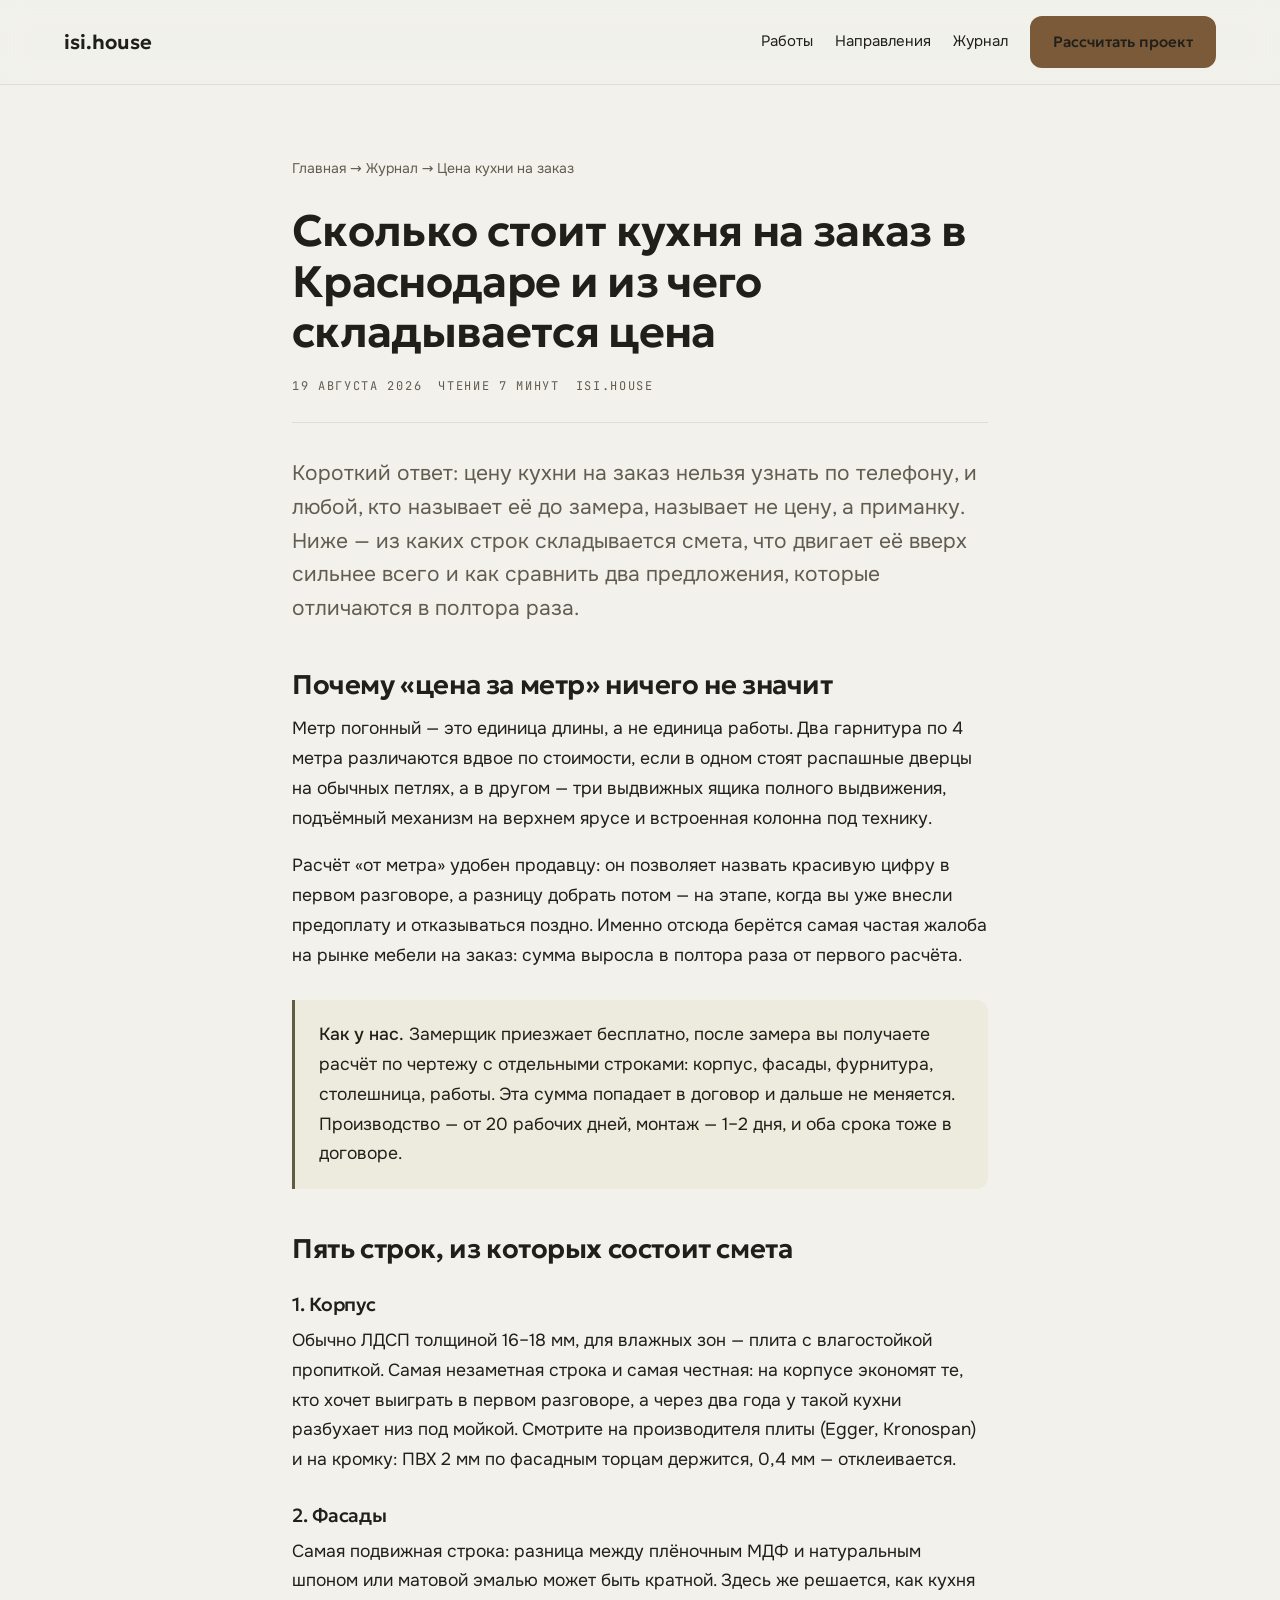
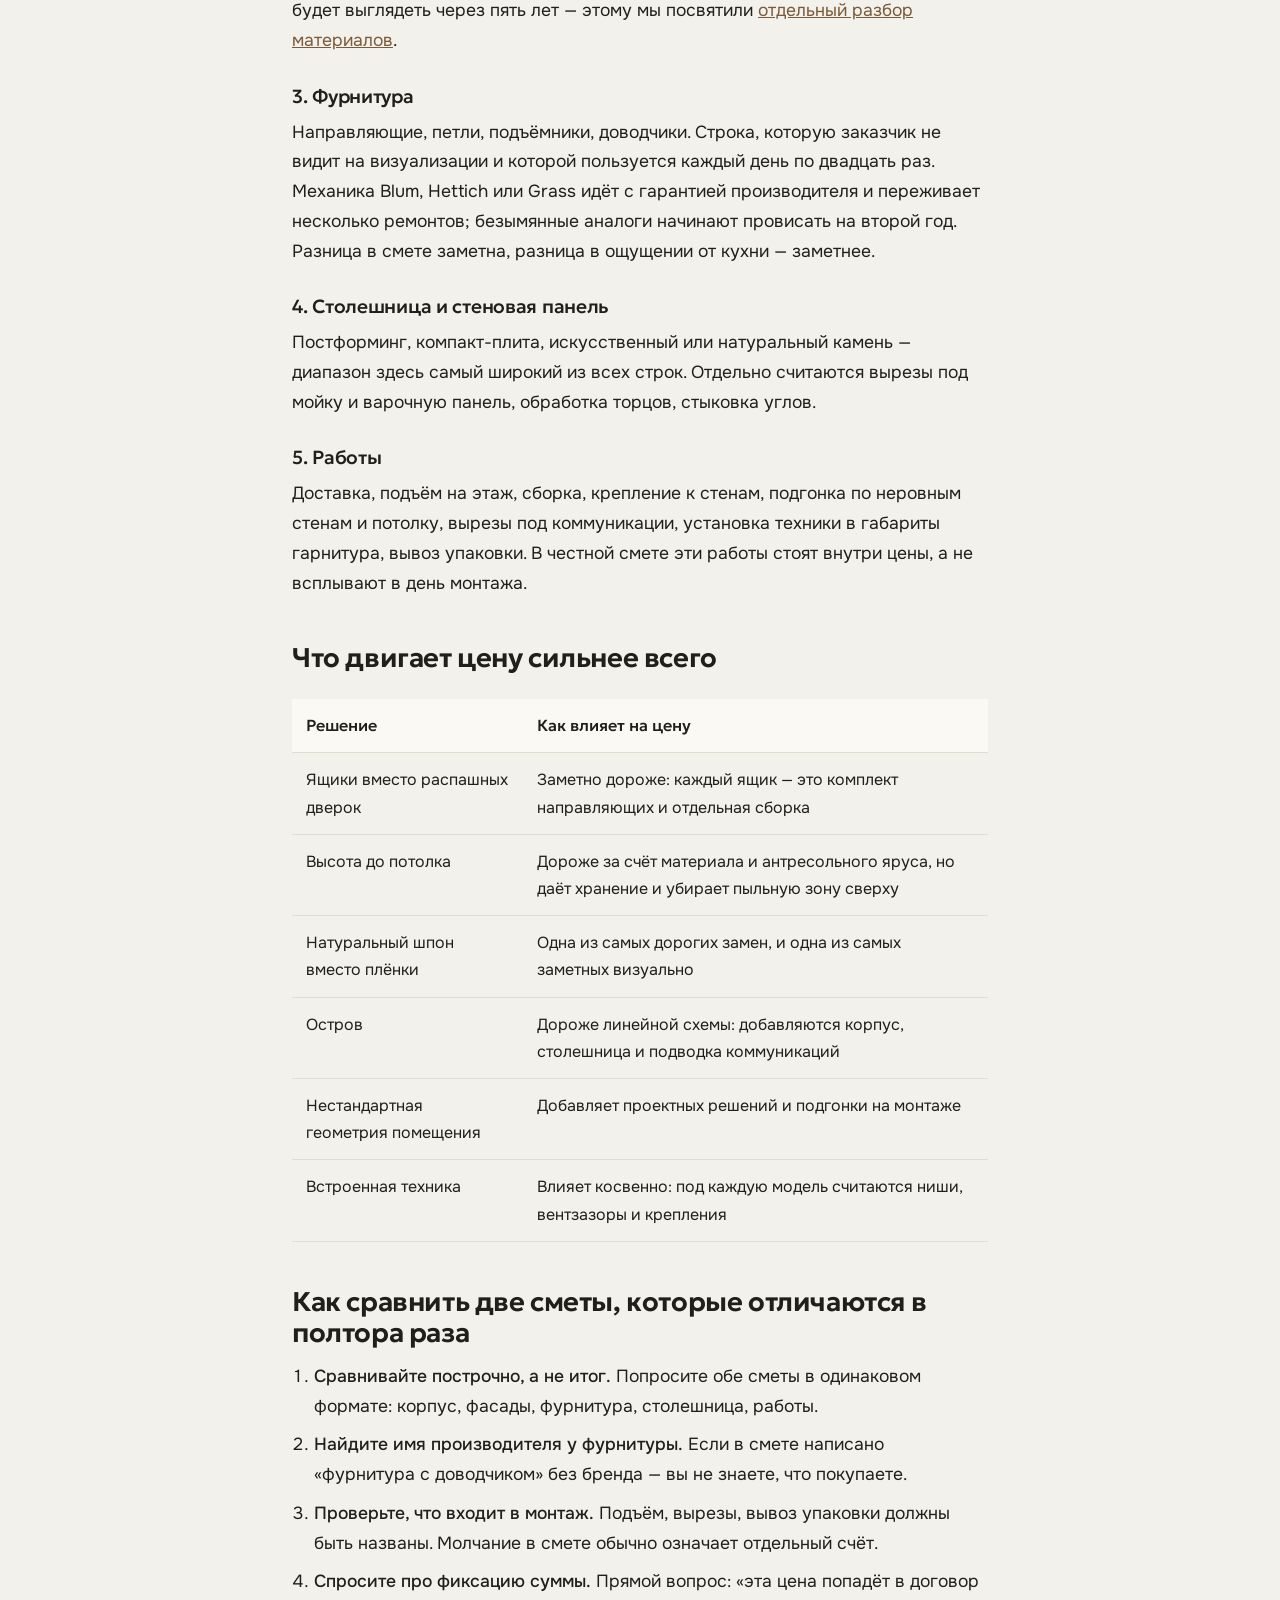
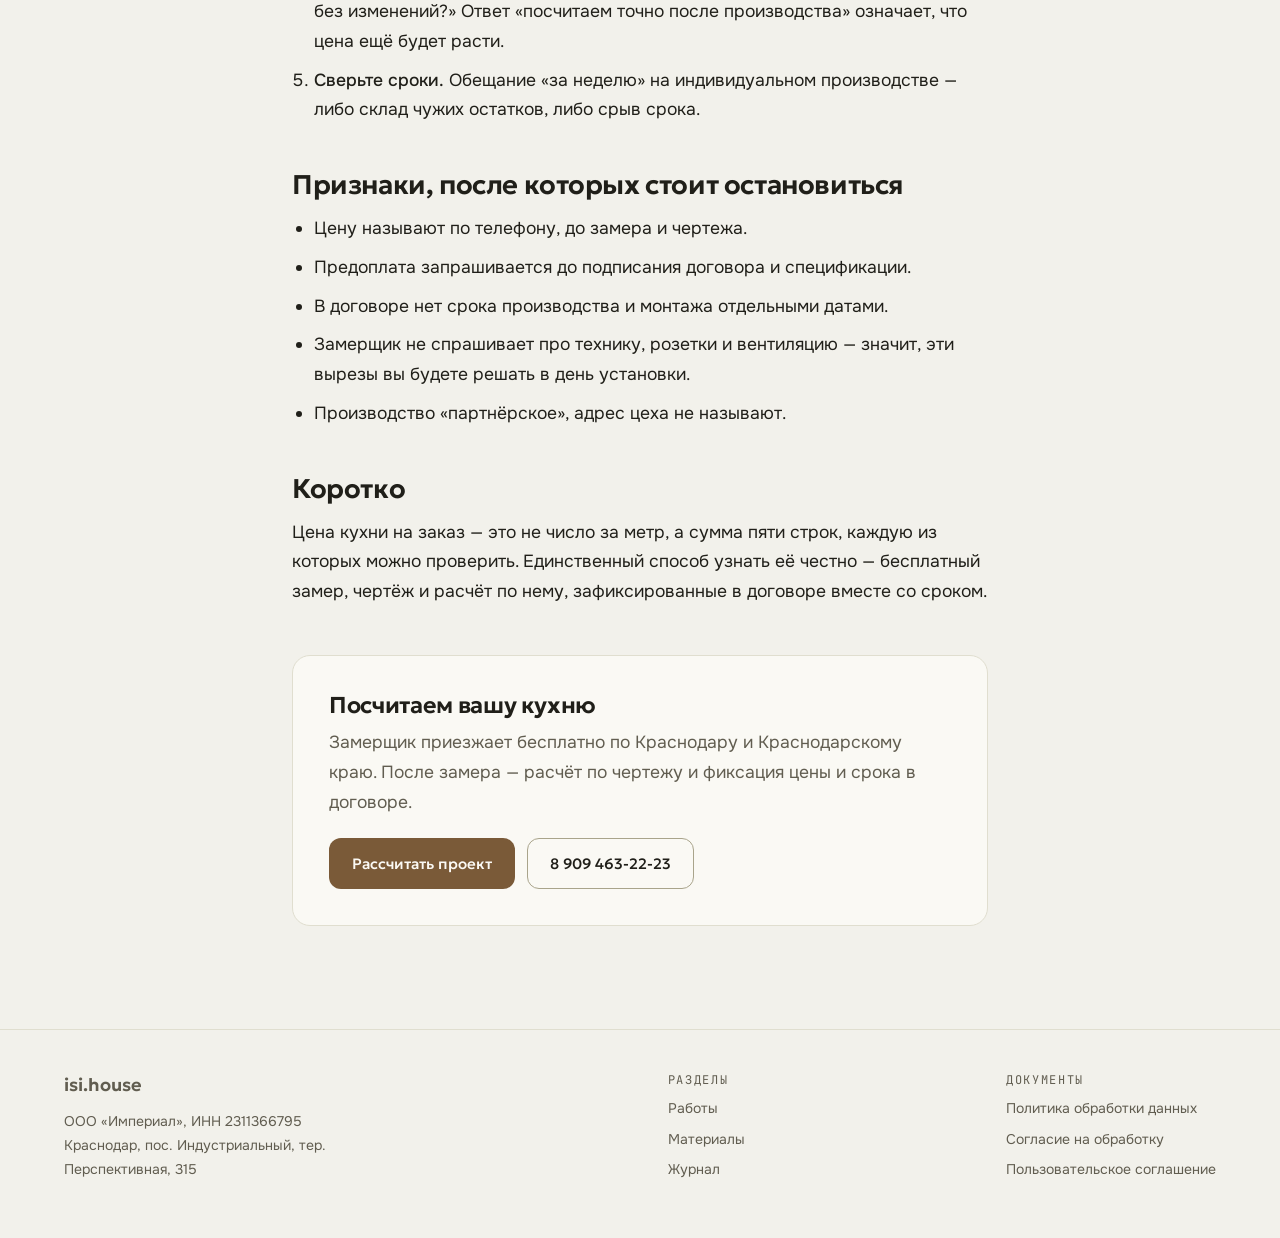
<file: site/journal/skolko-stoit-kuhnya-na-zakaz.html>
<!doctype html>
<html lang="ru">
<head>
<meta charset="utf-8">
<meta name="viewport" content="width=device-width, initial-scale=1">
<title>Сколько стоит кухня на заказ в Краснодаре: из чего складывается цена | isi.house</title>
<meta name="description" content="Разбираем структуру цены кухни на заказ: корпус, фасады, фурнитура, столешница, техника и монтаж. Почему расчёт «от метра» вводит в заблуждение и как сравнивать сметы разных производств, чтобы сумма не выросла после подписания договора.">
<meta name="theme-color" content="#F2F1EB">
<link rel="canonical" href="https://isihouse.ru/journal/skolko-stoit-kuhnya-na-zakaz.html">
<meta property="og:type" content="article">
<meta property="og:title" content="Сколько стоит кухня на заказ в Краснодаре: из чего складывается цена">
<meta property="og:description" content="Структура цены кухни на заказ по строкам: корпус, фасады, фурнитура, столешница, монтаж. Как сравнивать сметы и не получить доплату перед установкой.">
<meta property="og:url" content="https://isihouse.ru/journal/skolko-stoit-kuhnya-na-zakaz.html">
<meta property="og:image" content="https://isihouse.ru/assets/og.jpg">
<meta property="og:locale" content="ru_RU">
<link rel="icon" href="data:image/svg+xml,%3Csvg xmlns='http://www.w3.org/2000/svg' viewBox='0 0 32 32'%3E%3Crect width='32' height='32' rx='7' fill='%23201F19'/%3E%3Cpath d='M10 22V10h3v12h-3zm6.5 0V10h3v9h5v3h-8z' fill='%23F2F1EB'/%3E%3C/svg%3E">
<link rel="stylesheet" href="_style.css">
</head>
<body>
<a class="skip" href="#main">К содержанию</a>

<header class="site">
  <div class="in">
    <a class="logo" href="../index.html">isi.house</a>
    <nav>
      <a href="../index.html#works" class="hide-s">Работы</a>
      <a href="../index.html#services" class="hide-s">Направления</a>
      <a href="index.html">Журнал</a>
      <a class="btn" href="../index.html#lead">Рассчитать проект</a>
    </nav>
  </div>
</header>

<main id="main" tabindex="-1">
<div class="wrap">
  <p class="crumbs"><a href="../index.html">Главная</a> → <a href="index.html">Журнал</a> → Цена кухни на заказ</p>

  <article>
    <h1>Сколько стоит кухня на заказ в Краснодаре и из чего складывается цена</h1>

    <div class="meta">
      <span class="mono">19 августа 2026</span>
      <span class="mono">чтение 7 минут</span>
      <span class="mono">isi.house</span>
    </div>

    <p class="lede">Короткий ответ: цену кухни на заказ нельзя узнать по телефону, и любой, кто называет её до замера, называет не цену, а приманку. Ниже — из каких строк складывается смета, что двигает её вверх сильнее всего и как сравнить два предложения, которые отличаются в полтора раза.</p>

    <h2>Почему «цена за метр» ничего не значит</h2>

    <p>Метр погонный — это единица длины, а не единица работы. Два гарнитура по 4 метра различаются вдвое по стоимости, если в одном стоят распашные дверцы на обычных петлях, а в другом — три выдвижных ящика полного выдвижения, подъёмный механизм на верхнем ярусе и встроенная колонна под технику.</p>

    <p>Расчёт «от метра» удобен продавцу: он позволяет назвать красивую цифру в первом разговоре, а разницу добрать потом — на этапе, когда вы уже внесли предоплату и отказываться поздно. Именно отсюда берётся самая частая жалоба на рынке мебели на заказ: сумма выросла в полтора раза от первого расчёта.</p>

    <div class="callout">
      <p><b>Как у нас.</b> Замерщик приезжает бесплатно, после замера вы получаете расчёт по чертежу с отдельными строками: корпус, фасады, фурнитура, столешница, работы. Эта сумма попадает в договор и дальше не меняется. Производство — от 20 рабочих дней, монтаж — 1–2 дня, и оба срока тоже в договоре.</p>
    </div>

    <h2>Пять строк, из которых состоит смета</h2>

    <h3>1. Корпус</h3>
    <p>Обычно ЛДСП толщиной 16–18 мм, для влажных зон — плита с влагостойкой пропиткой. Самая незаметная строка и самая честная: на корпусе экономят те, кто хочет выиграть в первом разговоре, а через два года у такой кухни разбухает низ под мойкой. Смотрите на производителя плиты (Egger, Kronospan) и на кромку: ПВХ 2 мм по фасадным торцам держится, 0,4 мм — отклеивается.</p>

    <h3>2. Фасады</h3>
    <p>Самая подвижная строка: разница между плёночным МДФ и натуральным шпоном или матовой эмалью может быть кратной. Здесь же решается, как кухня будет выглядеть через пять лет — этому мы посвятили <a href="fasady-shpon-emal-plastik.html">отдельный разбор материалов</a>.</p>

    <h3>3. Фурнитура</h3>
    <p>Направляющие, петли, подъёмники, доводчики. Строка, которую заказчик не видит на визуализации и которой пользуется каждый день по двадцать раз. Механика Blum, Hettich или Grass идёт с гарантией производителя и переживает несколько ремонтов; безымянные аналоги начинают провисать на второй год. Разница в смете заметна, разница в ощущении от кухни — заметнее.</p>

    <h3>4. Столешница и стеновая панель</h3>
    <p>Постформинг, компакт-плита, искусственный или натуральный камень — диапазон здесь самый широкий из всех строк. Отдельно считаются вырезы под мойку и варочную панель, обработка торцов, стыковка углов.</p>

    <h3>5. Работы</h3>
    <p>Доставка, подъём на этаж, сборка, крепление к стенам, подгонка по неровным стенам и потолку, вырезы под коммуникации, установка техники в габариты гарнитура, вывоз упаковки. В честной смете эти работы стоят внутри цены, а не всплывают в день монтажа.</p>

    <h2>Что двигает цену сильнее всего</h2>

    <table class="facts">
      <tr><th>Решение</th><th>Как влияет на цену</th></tr>
      <tr><td>Ящики вместо распашных дверок</td><td>Заметно дороже: каждый ящик — это комплект направляющих и отдельная сборка</td></tr>
      <tr><td>Высота до потолка</td><td>Дороже за счёт материала и антресольного яруса, но даёт хранение и убирает пыльную зону сверху</td></tr>
      <tr><td>Натуральный шпон вместо плёнки</td><td>Одна из самых дорогих замен, и одна из самых заметных визуально</td></tr>
      <tr><td>Остров</td><td>Дороже линейной схемы: добавляются корпус, столешница и подводка коммуникаций</td></tr>
      <tr><td>Нестандартная геометрия помещения</td><td>Добавляет проектных решений и подгонки на монтаже</td></tr>
      <tr><td>Встроенная техника</td><td>Влияет косвенно: под каждую модель считаются ниши, вентзазоры и крепления</td></tr>
    </table>

    <h2>Как сравнить две сметы, которые отличаются в полтора раза</h2>

    <ol>
      <li><b>Сравнивайте построчно, а не итог.</b> Попросите обе сметы в одинаковом формате: корпус, фасады, фурнитура, столешница, работы.</li>
      <li><b>Найдите имя производителя у фурнитуры.</b> Если в смете написано «фурнитура с доводчиком» без бренда — вы не знаете, что покупаете.</li>
      <li><b>Проверьте, что входит в монтаж.</b> Подъём, вырезы, вывоз упаковки должны быть названы. Молчание в смете обычно означает отдельный счёт.</li>
      <li><b>Спросите про фиксацию суммы.</b> Прямой вопрос: «эта цена попадёт в договор без изменений?» Ответ «посчитаем точно после производства» означает, что цена ещё будет расти.</li>
      <li><b>Сверьте сроки.</b> Обещание «за неделю» на индивидуальном производстве — либо склад чужих остатков, либо срыв срока.</li>
    </ol>

    <h2>Признаки, после которых стоит остановиться</h2>
    <ul>
      <li>Цену называют по телефону, до замера и чертежа.</li>
      <li>Предоплата запрашивается до подписания договора и спецификации.</li>
      <li>В договоре нет срока производства и монтажа отдельными датами.</li>
      <li>Замерщик не спрашивает про технику, розетки и вентиляцию — значит, эти вырезы вы будете решать в день установки.</li>
      <li>Производство «партнёрское», адрес цеха не называют.</li>
    </ul>

    <h2>Коротко</h2>
    <p>Цена кухни на заказ — это не число за метр, а сумма пяти строк, каждую из которых можно проверить. Единственный способ узнать её честно — бесплатный замер, чертёж и расчёт по нему, зафиксированные в договоре вместе со сроком.</p>

    <div class="cta-box">
      <h2>Посчитаем вашу кухню</h2>
      <p>Замерщик приезжает бесплатно по Краснодару и Краснодарскому краю. После замера — расчёт по чертежу и фиксация цены и срока в договоре.</p>
      <div class="cta-row">
        <a class="btn" href="../index.html#lead">Рассчитать проект</a>
        <a class="btn btn-s" href="tel:+79094632223">8 909 463-22-23</a>
      </div>
    </div>
  </article>
</div>
</main>

<footer class="site">
  <div class="in">
    <div>
      <a class="logo" href="../index.html" style="font-size:18px">isi.house</a>
      <p style="margin-top:10px;max-width:38ch">ООО «Империал», ИНН 2311366795<br>Краснодар, пос. Индустриальный, тер. Перспективная, 315</p>
    </div>
    <nav>
      <span class="mono">Разделы</span>
      <a href="../index.html#works">Работы</a>
      <a href="../index.html#materials">Материалы</a>
      <a href="index.html">Журнал</a>
    </nav>
    <nav>
      <span class="mono">Документы</span>
      <a href="../privacy.html">Политика обработки данных</a>
      <a href="../personal-data.html">Согласие на обработку</a>
      <a href="../agreement.html">Пользовательское соглашение</a>
    </nav>
  </div>
</footer>

<script type="application/ld+json">
{
  "@context":"https://schema.org",
  "@type":"Article",
  "headline":"Сколько стоит кухня на заказ в Краснодаре и из чего складывается цена",
  "description":"Структура цены кухни на заказ по строкам: корпус, фасады, фурнитура, столешница, работы. Как сравнивать сметы и почему расчёт «за метр» вводит в заблуждение.",
  "datePublished":"2026-08-19",
  "dateModified":"2026-08-19",
  "inLanguage":"ru-RU",
  "mainEntityOfPage":{"@type":"WebPage","@id":"https://isihouse.ru/journal/skolko-stoit-kuhnya-na-zakaz.html"},
  "image":"https://isihouse.ru/assets/og.jpg",
  "author":{"@type":"Organization","name":"isi.house"},
  "publisher":{"@type":"Organization","name":"isi.house","legalName":"ООО «Империал»"},
  "about":["кухня на заказ","цена кухни","мебель на заказ Краснодар"]
}
</script>
<script type="application/ld+json">
{
  "@context":"https://schema.org",
  "@type":"BreadcrumbList",
  "itemListElement":[
    {"@type":"ListItem","position":1,"name":"Главная","item":"https://isihouse.ru/"},
    {"@type":"ListItem","position":2,"name":"Журнал","item":"https://isihouse.ru/journal/"},
    {"@type":"ListItem","position":3,"name":"Сколько стоит кухня на заказ","item":"https://isihouse.ru/journal/skolko-stoit-kuhnya-na-zakaz.html"}
  ]
}
</script>
</body>
</html>
</file>
<file: site/journal/_style.css>
/* Общие стили журнала isi.house */
@font-face{font-family:'Geologica';font-style:normal;font-weight:500;font-display:swap;src:url('../assets/fonts/geologica-cyrillic-500-normal.woff2') format('woff2');unicode-range:U+0301,U+0400-045F,U+0490-0491,U+04B0-04B1,U+2116}
@font-face{font-family:'Geologica';font-style:normal;font-weight:500;font-display:swap;src:url('../assets/fonts/geologica-latin-500-normal.woff2') format('woff2');unicode-range:U+0000-00FF,U+2000-206F}
@font-face{font-family:'Geologica';font-style:normal;font-weight:600;font-display:swap;src:url('../assets/fonts/geologica-cyrillic-600-normal.woff2') format('woff2');unicode-range:U+0301,U+0400-045F,U+0490-0491,U+04B0-04B1,U+2116}
@font-face{font-family:'Geologica';font-style:normal;font-weight:600;font-display:swap;src:url('../assets/fonts/geologica-latin-600-normal.woff2') format('woff2');unicode-range:U+0000-00FF,U+2000-206F}
@font-face{font-family:'Onest';font-style:normal;font-weight:400;font-display:swap;src:url('../assets/fonts/onest-cyrillic-400-normal.woff2') format('woff2');unicode-range:U+0301,U+0400-045F,U+0490-0491,U+04B0-04B1,U+2116}
@font-face{font-family:'Onest';font-style:normal;font-weight:400;font-display:swap;src:url('../assets/fonts/onest-latin-400-normal.woff2') format('woff2');unicode-range:U+0000-00FF,U+2000-206F}
@font-face{font-family:'Onest';font-style:normal;font-weight:500;font-display:swap;src:url('../assets/fonts/onest-cyrillic-500-normal.woff2') format('woff2');unicode-range:U+0301,U+0400-045F,U+0490-0491,U+04B0-04B1,U+2116}
@font-face{font-family:'Onest';font-style:normal;font-weight:500;font-display:swap;src:url('../assets/fonts/onest-latin-500-normal.woff2') format('woff2');unicode-range:U+0000-00FF,U+2000-206F}
@font-face{font-family:'JBMono';font-style:normal;font-weight:400;font-display:swap;src:url('../assets/fonts/jetbrains-mono-cyrillic-400-normal.woff2') format('woff2');unicode-range:U+0301,U+0400-045F,U+0490-0491,U+04B0-04B1,U+2116}
@font-face{font-family:'JBMono';font-style:normal;font-weight:400;font-display:swap;src:url('../assets/fonts/jetbrains-mono-latin-400-normal.woff2') format('woff2');unicode-range:U+0000-00FF,U+2000-206F}

:root{
  --canvas:#F2F1EB; --panel:#FAF9F4; --ink:#201F19; --text-2:#615D50;
  --line:#E0DECF; --line-strong:#A9A48B; --accent:#7A5A38; --accent-hover:#5E4429;
  --khaki:#5F5E42; --khaki-tint:#ECEBDD;
  --font-d:'Geologica',system-ui,sans-serif; --font-b:'Onest',system-ui,sans-serif; --font-m:'JBMono',ui-monospace,monospace;
  --ease:cubic-bezier(.22,.61,.21,1);
}
*{margin:0;padding:0;box-sizing:border-box}
html{overflow-x:hidden;overflow-x:clip;scroll-padding-top:80px}
body{background:var(--canvas);color:var(--ink);font-family:var(--font-b);font-size:17.5px;line-height:1.7;-webkit-font-smoothing:antialiased;overflow-x:clip}
h1,h2,h3{font-family:var(--font-d);font-weight:600;line-height:1.15;letter-spacing:-.015em}
a{color:var(--accent)}
a:hover{color:var(--accent-hover)}
img{display:block;max-width:100%}
.mono{font-family:var(--font-m);font-size:12px;letter-spacing:.14em;text-transform:uppercase;color:var(--text-2)}
:focus-visible{outline:2px solid var(--accent);outline-offset:3px;border-radius:3px}
.skip{position:absolute;left:-9999px;top:0;background:var(--ink);color:var(--canvas);padding:10px 18px;z-index:50}
.skip:focus{left:0}

header.site{position:sticky;top:0;z-index:20;background:rgba(242,241,235,.93);backdrop-filter:blur(14px);border-bottom:1px solid var(--line)}
header.site .in{max-width:1240px;margin:0 auto;padding:16px clamp(18px,4vw,44px);display:flex;align-items:center;gap:24px}
.logo{font-family:var(--font-d);font-weight:600;font-size:20px;text-decoration:none;color:var(--ink)}
header.site nav{margin-left:auto;display:flex;gap:22px;align-items:center}
header.site nav a{font-size:15px;text-decoration:none;color:var(--ink)}
header.site nav a:hover{color:var(--accent-hover)}
.btn{display:inline-flex;align-items:center;justify-content:center;min-height:44px;font-family:var(--font-d);font-weight:500;font-size:15px;padding:12px 22px;border-radius:12px;text-decoration:none;background:var(--accent);color:#FBF9F4;border:1px solid transparent;transition:background 180ms var(--ease)}
.btn:hover{background:var(--accent-hover);color:#FBF9F4}
.btn-s{background:transparent;color:var(--ink);border-color:var(--line-strong)}
.btn-s:hover{background:transparent;border-color:var(--ink);color:var(--ink)}
@media(max-width:720px){header.site nav a.hide-s{display:none}}

.wrap{max-width:760px;margin:0 auto;padding:0 clamp(18px,5vw,32px)}
.wide{max-width:1240px}
main{padding:clamp(40px,6vw,72px) 0 clamp(60px,8vw,110px)}
.crumbs{font-size:14px;color:var(--text-2);margin-bottom:26px}
.crumbs a{color:var(--text-2);text-decoration:none}
.crumbs a:hover{color:var(--ink)}

article h1{font-size:clamp(28px,4.6vw,44px);margin-bottom:18px}
article .meta{display:flex;gap:16px;flex-wrap:wrap;align-items:baseline;padding-bottom:26px;margin-bottom:34px;border-bottom:1px solid var(--line)}
article .lede{font-size:clamp(18px,2.1vw,21px);line-height:1.6;color:var(--text-2);margin-bottom:34px}
article h2{font-size:clamp(21px,2.6vw,27px);margin:44px 0 14px}
article h3{font-size:19px;font-weight:500;margin:30px 0 10px}
article p{margin-bottom:18px}
article ul,article ol{margin:0 0 20px 22px}
article li{margin-bottom:9px}
article b,article strong{font-weight:500;color:var(--ink)}
.callout{background:var(--khaki-tint);border-left:3px solid var(--khaki);border-radius:0 12px 12px 0;padding:20px 24px;margin:30px 0}
.callout p:last-child{margin-bottom:0}
table.facts{width:100%;border-collapse:collapse;margin:26px 0;font-size:16px}
table.facts th,table.facts td{text-align:left;padding:13px 14px;border-bottom:1px solid var(--line);vertical-align:top}
table.facts th{font-family:var(--font-d);font-weight:500;background:var(--panel)}
.cta-box{margin:48px 0 0;padding:clamp(24px,4vw,36px);background:var(--panel);border:1px solid var(--line);border-radius:18px}
.cta-box h2{margin:0 0 10px;font-size:23px}
.cta-box p{color:var(--text-2);margin-bottom:20px}
.cta-row{display:flex;gap:12px;flex-wrap:wrap}

.list{display:grid;gap:20px;margin-top:36px}
.card{display:block;text-decoration:none;color:inherit;background:var(--panel);border:1px solid var(--line);border-radius:16px;padding:clamp(22px,3vw,30px);transition:border-color 180ms var(--ease),box-shadow 260ms var(--ease)}
.card:hover{border-color:var(--line-strong);box-shadow:0 16px 40px -20px rgba(32,31,25,.25);color:inherit}
.card h2{font-size:clamp(19px,2.3vw,24px);margin-bottom:10px}
.card p{color:var(--text-2);font-size:16px}
.card .mono{display:block;margin-bottom:12px}

footer.site{border-top:1px solid var(--line);padding:40px 0 56px;font-size:14px;color:var(--text-2)}
footer.site .in{max-width:1240px;margin:0 auto;padding:0 clamp(18px,4vw,44px);display:flex;gap:32px;flex-wrap:wrap;justify-content:space-between}
footer.site a{color:var(--text-2);text-decoration:none}
footer.site a:hover{color:var(--ink)}
footer.site nav{display:flex;flex-direction:column;gap:7px}
@media (prefers-reduced-motion:reduce){*{transition:none!important;animation:none!important}}
</file>
